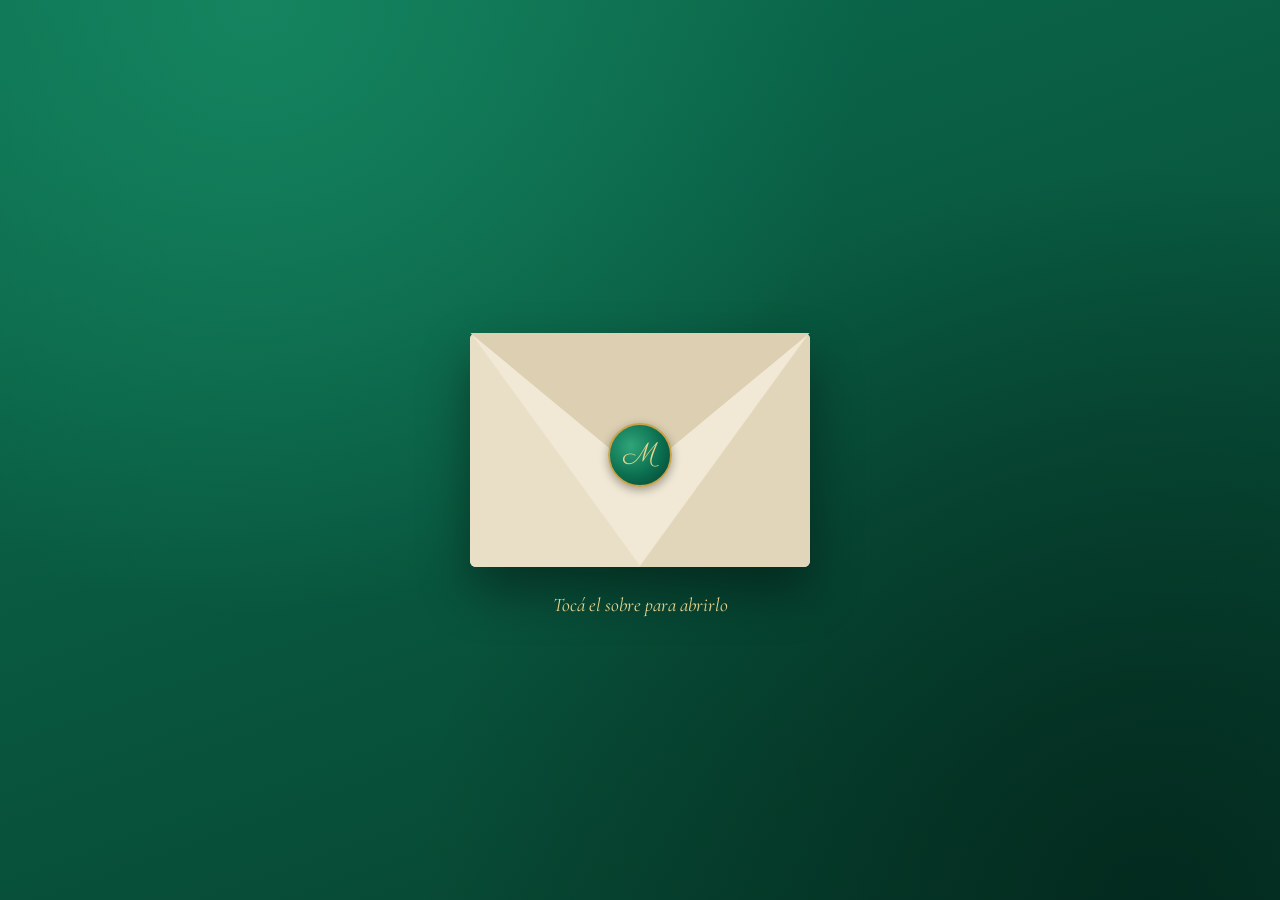
<file: index.html>
<!DOCTYPE html>
<html lang="es-AR">
  <head>
    <meta charset="utf-8">
    <meta name="viewport" content="width=device-width, initial-scale=1">
    <title>Egreso de Mateo · 1 de Diciembre</title>
    <meta
      name="description"
      content="Te invito a celebrar el egreso de Mateo David Rodríguez Zamora · Martes 1 de diciembre · 19 hs · EPET N° 20, Neuquén">
    <meta
      property="og:title"
      content="Egreso de Mateo David Rodríguez Zamora">
    <meta
      property="og:description"
      content="Martes 1 de diciembre de 2026 · 19:00 hs · EPET N° 20, Neuquén">
    <meta
      property="og:image"
      content="https://lucassanjua.github.io/TarjetaInvitacion/portada-whatsapp.jpg?v=tarjeta">
    <meta property="og:image:type" content="image/jpeg">
    <meta property="og:image:width" content="1200">
    <meta property="og:image:height" content="630">
    <meta
      property="og:image:alt"
      content="Tarjeta de invitación con un sobre crema y un sello verde esmeralda con la inicial M">
    <meta name="theme-color" content="#0b4a37">
    <link rel="icon" type="image/png" sizes="64x64" href="favicon-sobre.png">
    <link rel="preconnect" href="https://fonts.googleapis.com">
    <link rel="preconnect" href="https://fonts.gstatic.com" crossorigin>
    <link
      href="https://fonts.googleapis.com/css2?family=Cormorant+Garamond:ital,wght@0,400;0,600;1,400&amp;family=Parisienne&amp;family=Lato:wght@300;400&amp;display=swap"
      rel="stylesheet">
    <link rel="stylesheet" href="assets/css/invitacion.css">
    <script src="assets/js/invitacion.js" defer></script>
  </head>
  <body>
    <div class="stage" id="stage" hidden>
      <button
        class="env"
        id="opener"
        type="button"
        aria-label="Abrir invitación"
        aria-controls="card"
      >
        <span class="flap" aria-hidden="true"></span>
        <span class="pocket" aria-hidden="true"></span>
        <span class="seal" aria-hidden="true">M</span>
        <span class="hint" aria-hidden="true">Tocá el sobre para abrirlo</span>
      </button>
    </div>

    <main class="card" id="card" tabindex="-1" aria-labelledby="title">
      <div class="paper">
        <div class="edge" aria-hidden="true"></div>
        <p class="over">Promoción 2026</p>
        <p class="script">Con alegría<br>te invito a mi</p>
        <h1 id="title">EGRESO</h1>
        <p class="name">Mateo David<br>Rodríguez Zamora</p>
        <div class="line" aria-hidden="true"></div>
        <p class="date">
          <time id="event-date" datetime="2026-12-01T19:00:00-03:00"
            >Martes<strong>1 de diciembre</strong>2026 · 19:00 hs</time
          >
        </p>
        <div class="line" aria-hidden="true"></div>
        <div
          class="count"
          id="countdown"
          role="timer"
          aria-label="Cuenta regresiva"
          hidden
        >
          <div><b id="d">0</b><span>días</span></div>
          <div><b id="h">0</b><span>horas</span></div>
          <div><b id="m">0</b><span>minutos</span></div>
          <div><b id="s">0</b><span>segundos</span></div>
        </div>
        <div class="place">
          <p class="place-name">EPET N° 20</p>
          <p class="place-sub">“Poeta Marcelo Berbel” · Neuquén</p>
          <a
            class="map-btn"
            target="_blank"
            rel="noopener"
            href="https://www.google.com/maps/search/?api=1&amp;query=EPET+20+Poeta+Marcelo+Berbel+Neuqu%C3%A9n"
          >
            <svg viewBox="0 0 24 24" aria-hidden="true">
              <path
                d="M12 21s-7-6.2-7-11.5A7 7 0 0 1 19 9.5C19 14.8 12 21 12 21z"
              />
              <circle cx="12" cy="9.5" r="2.5" />
            </svg>
            Cómo llegar
          </a>
        </div>
        <p class="info"><em>Tu presencia es mi mejor regalo</em></p>
      </div>
    </main>
  </body>
</html>
</file>
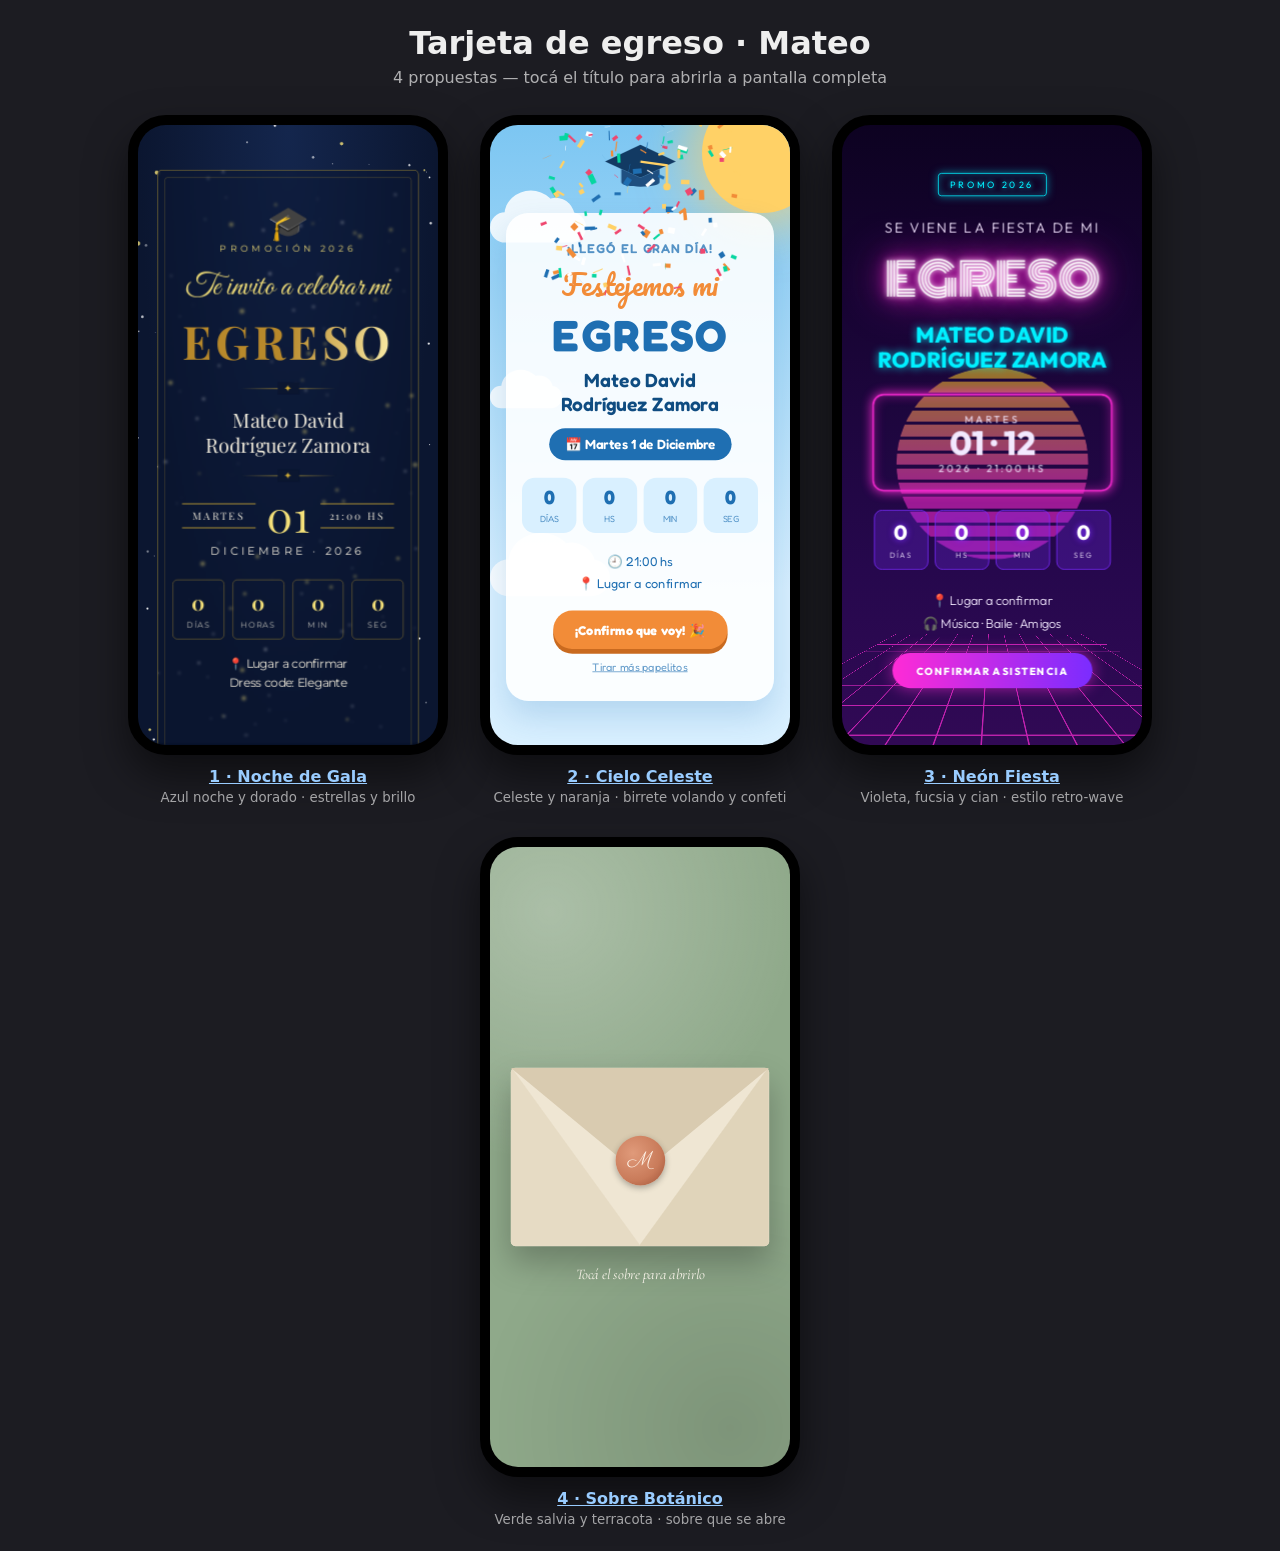
<file: propuestas/index.html>
<!doctype html>
<html lang="es">
<head>
<meta charset="utf-8">
<meta name="viewport" content="width=device-width, initial-scale=1">
<title>Propuestas de tarjeta</title>
<style>
  body{margin:0;font-family:system-ui,sans-serif;background:#1c1c22;color:#eee;padding:24px 16px}
  h1{text-align:center;font-weight:600;margin:0 0 6px}
  p.sub{text-align:center;opacity:.7;margin:0 0 28px}
  .wrap{display:flex;flex-wrap:wrap;gap:32px;justify-content:center}
  figure{margin:0;text-align:center}
  .phone{width:300px;height:620px;border:10px solid #000;border-radius:38px;overflow:hidden;box-shadow:0 20px 40px rgba(0,0,0,.5);background:#000}
  iframe{width:375px;height:775px;border:0;transform:scale(.8);transform-origin:0 0}
  figcaption{margin-top:12px;font-weight:600}
  figcaption small{display:block;font-weight:400;opacity:.65;margin-top:4px}
  a{color:#9cf}
</style>
</head>
<body>
<h1>Tarjeta de egreso · Mateo</h1>
<p class="sub">4 propuestas — tocá el título para abrirla a pantalla completa</p>
<div class="wrap">
  <figure><div class="phone"><iframe src="1-gala.html"></iframe></div>
    <figcaption><a href="1-gala.html">1 · Noche de Gala</a><small>Azul noche y dorado · estrellas y brillo</small></figcaption></figure>
  <figure><div class="phone"><iframe src="2-celeste.html"></iframe></div>
    <figcaption><a href="2-celeste.html">2 · Cielo Celeste</a><small>Celeste y naranja · birrete volando y confeti</small></figcaption></figure>
  <figure><div class="phone"><iframe src="3-neon.html"></iframe></div>
    <figcaption><a href="3-neon.html">3 · Neón Fiesta</a><small>Violeta, fucsia y cian · estilo retro-wave</small></figcaption></figure>
  <figure><div class="phone"><iframe src="4-sobre.html"></iframe></div>
    <figcaption><a href="4-sobre.html">4 · Sobre Botánico</a><small>Verde salvia y terracota · sobre que se abre</small></figcaption></figure>
</div>
</body>
</html>
</file>
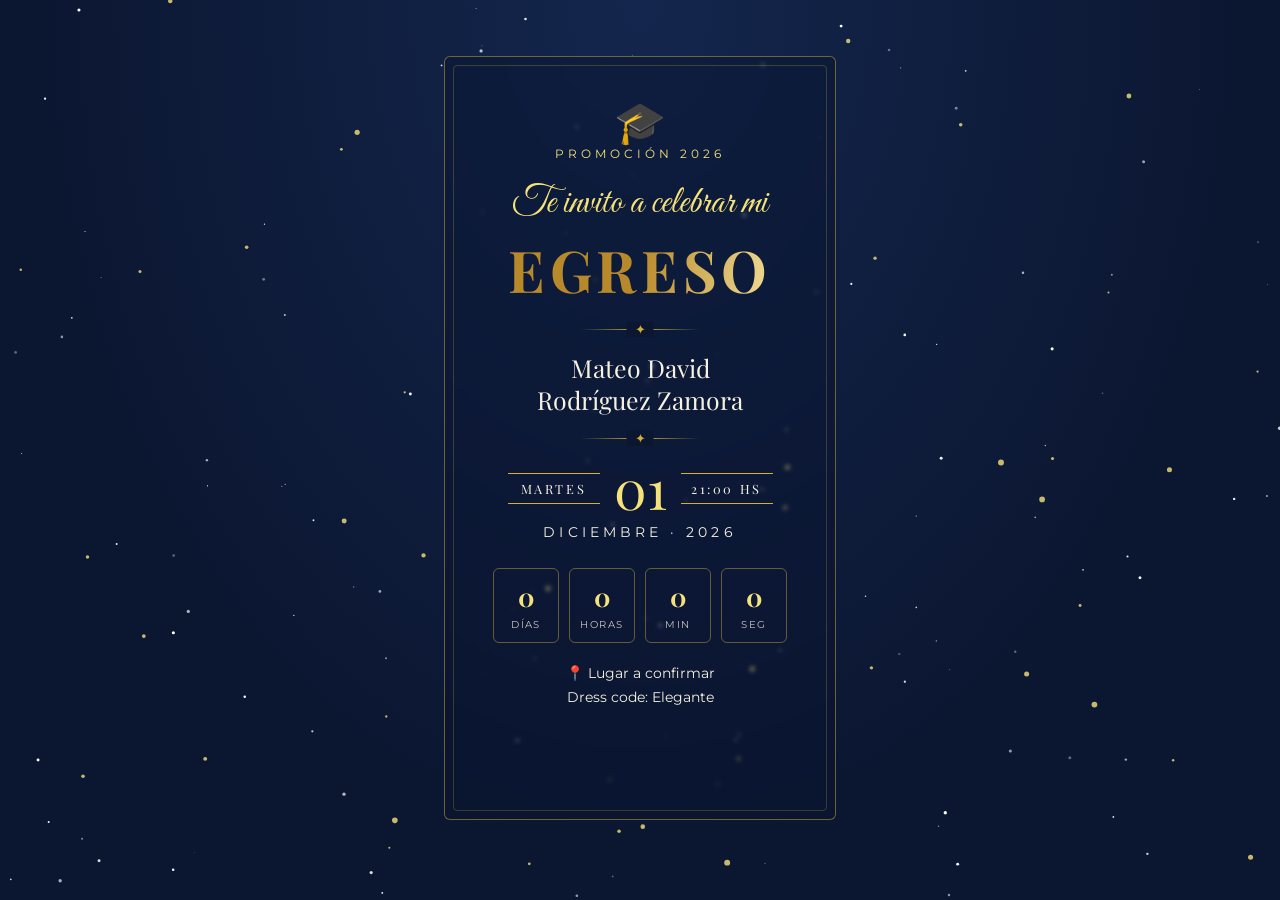
<file: propuestas/1-gala.html>
<!doctype html>
<html lang="es">
<head>
<meta charset="utf-8">
<meta name="viewport" content="width=device-width, initial-scale=1">
<title>Egreso Mateo · Noche de Gala</title>
<link rel="preconnect" href="https://fonts.googleapis.com">
<link href="https://fonts.googleapis.com/css2?family=Great+Vibes&family=Playfair+Display:wght@400;700&family=Montserrat:wght@300;500&display=swap" rel="stylesheet">
<style>
  :root{ --navy:#0b1630; --navy2:#14264d; --gold:#d4af37; --gold2:#f6e27a; --cream:#f7f1e1; }
  *{box-sizing:border-box;margin:0;padding:0}
  html,body{height:100%}
  body{background:radial-gradient(ellipse at top,var(--navy2),var(--navy) 70%);color:var(--cream);font-family:Montserrat,sans-serif;overflow-x:hidden;min-height:100vh}
  canvas{position:fixed;inset:0;width:100%;height:100%;pointer-events:none}
  .card{position:relative;z-index:1;max-width:440px;margin:0 auto;padding:56px 24px 64px;text-align:center}
  .frame{border:1px solid rgba(212,175,55,.5);border-radius:6px;padding:40px 18px;position:relative;background:rgba(11,22,48,.45);backdrop-filter:blur(2px)}
  .frame::before{content:"";position:absolute;inset:8px;border:1px solid rgba(212,175,55,.25);border-radius:4px;pointer-events:none}
  .reveal{opacity:0;transform:translateY(18px);animation:up 1s ease forwards}
  @keyframes up{to{opacity:1;transform:none}}
  .small{letter-spacing:.35em;font-size:.72rem;text-transform:uppercase;color:var(--gold2)}
  .script{font-family:'Great Vibes',cursive;font-size:2.4rem;color:var(--gold2);margin-top:18px}
  h1{font-family:'Playfair Display',serif;font-size:3.6rem;letter-spacing:.08em;margin:4px 0 6px;
     background:linear-gradient(100deg,#b8892b 20%,#fff3b0 40%,#d4af37 60%,#b8892b 80%);background-size:250% auto;
     -webkit-background-clip:text;background-clip:text;color:transparent;animation:up 1s ease forwards,shine 4s linear infinite}
  @keyframes shine{to{background-position:-250% center}}
  .name{font-family:'Playfair Display',serif;font-size:1.55rem;line-height:1.3;margin:20px 0 8px}
  .divider{width:120px;height:1px;margin:22px auto;background:linear-gradient(90deg,transparent,var(--gold),transparent);position:relative}
  .divider::after{content:"✦";position:absolute;left:50%;top:50%;transform:translate(-50%,-55%);color:var(--gold);background:var(--navy);padding:0 8px;font-size:.8rem}
  .date{display:flex;justify-content:center;align-items:center;gap:14px;font-family:'Playfair Display',serif}
  .date .side{border-top:1px solid var(--gold);border-bottom:1px solid var(--gold);padding:6px 10px;font-size:.8rem;letter-spacing:.2em;text-transform:uppercase;min-width:92px}
  .date .day{font-size:3.4rem;color:var(--gold2);line-height:1}
  .month{margin-top:8px;letter-spacing:.3em;text-transform:uppercase;font-size:.85rem}
  .count{display:flex;justify-content:center;gap:10px;margin:28px 0 6px}
  .count div{width:66px;padding:10px 0;border:1px solid rgba(212,175,55,.45);border-radius:6px}
  .count b{display:block;font-family:'Playfair Display',serif;font-size:1.6rem;color:var(--gold2)}
  .count span{font-size:.6rem;letter-spacing:.15em;text-transform:uppercase;opacity:.8}
  .info{font-size:.9rem;line-height:1.7;opacity:.9;margin-top:18px}
  .btn{display:inline-block;margin-top:26px;padding:14px 30px;border-radius:40px;text-decoration:none;color:var(--navy);font-weight:500;letter-spacing:.12em;text-transform:uppercase;font-size:.78rem;
       background:linear-gradient(135deg,#b8892b,#f6e27a,#d4af37);box-shadow:0 0 0 rgba(212,175,55,.6);animation:pulse 2.4s infinite}
  @keyframes pulse{0%{box-shadow:0 0 0 0 rgba(212,175,55,.55)}70%{box-shadow:0 0 0 16px rgba(212,175,55,0)}100%{box-shadow:0 0 0 0 rgba(212,175,55,0)}}
  .cap{font-size:2.6rem;display:inline-block;animation:float 3s ease-in-out infinite}
  @keyframes float{50%{transform:translateY(-8px) rotate(-6deg)}}
</style>
</head>
<body>
<canvas id="fx"></canvas>
<main class="card">
  <div class="frame">
    <div class="reveal" style="animation-delay:.1s"><span class="cap">🎓</span></div>
    <p class="small reveal" style="animation-delay:.3s">Promoción 2026</p>
    <p class="script reveal" style="animation-delay:.6s">Te invito a celebrar mi</p>
    <h1 class="reveal" style="animation-delay:.9s">EGRESO</h1>
    <div class="divider reveal" style="animation-delay:1.2s"></div>
    <p class="name reveal" style="animation-delay:1.4s">Mateo David<br>Rodríguez Zamora</p>
    <div class="divider reveal" style="animation-delay:1.6s"></div>
    <div class="reveal" style="animation-delay:1.8s">
      <div class="date"><div class="side">Martes</div><div class="day">01</div><div class="side">21:00 hs</div></div>
      <p class="month">Diciembre · 2026</p>
    </div>
    <div class="count reveal" style="animation-delay:2.1s">
      <div><b id="d">0</b><span>días</span></div><div><b id="h">0</b><span>horas</span></div>
      <div><b id="m">0</b><span>min</span></div><div><b id="s">0</b><span>seg</span></div>
    </div>
    <p class="info reveal" style="animation-delay:2.3s">📍 Lugar a confirmar<br>Dress code: Elegante</p>
    <a class="btn reveal" style="animation-delay:2.5s" href="#">Confirmar asistencia</a>
  </div>
</main>
<script>
  // Cuenta regresiva
  const target = new Date('2026-12-01T21:00:00');
  function tick(){ let t=Math.max(0,target-new Date());
    d.textContent=Math.floor(t/864e5); h.textContent=Math.floor(t/36e5)%24;
    m.textContent=Math.floor(t/6e4)%60; s.textContent=Math.floor(t/1e3)%60; }
  tick(); setInterval(tick,1000);

  // Estrellas titilando + destellos dorados cayendo
  const c=document.getElementById('fx'),x=c.getContext('2d'); let W,H,stars=[],dust=[];
  function size(){ W=c.width=innerWidth*devicePixelRatio; H=c.height=innerHeight*devicePixelRatio; }
  size(); addEventListener('resize',size);
  for(let i=0;i<120;i++) stars.push({x:Math.random(),y:Math.random(),r:Math.random()*1.4+.3,p:Math.random()*6});
  for(let i=0;i<45;i++) dust.push({x:Math.random(),y:Math.random(),v:Math.random()*.0015+.0005,r:Math.random()*2+1,w:Math.random()*6});
  (function loop(t){ x.clearRect(0,0,W,H); const k=devicePixelRatio;
    stars.forEach(s=>{ x.globalAlpha=.3+.7*Math.abs(Math.sin(t/900+s.p)); x.fillStyle='#fff';
      x.beginPath(); x.arc(s.x*W,s.y*H,s.r*k,0,7); x.fill(); });
    dust.forEach(p=>{ p.y+=p.v; if(p.y>1.02){p.y=-.02;p.x=Math.random()}
      x.globalAlpha=.8; x.fillStyle='#f6e27a';
      x.beginPath(); x.arc((p.x+Math.sin(t/1000+p.w)*.01)*W,p.y*H,p.r*k,0,7); x.fill(); });
    requestAnimationFrame(loop); })(0);
</script>
</body>
</html>
</file>
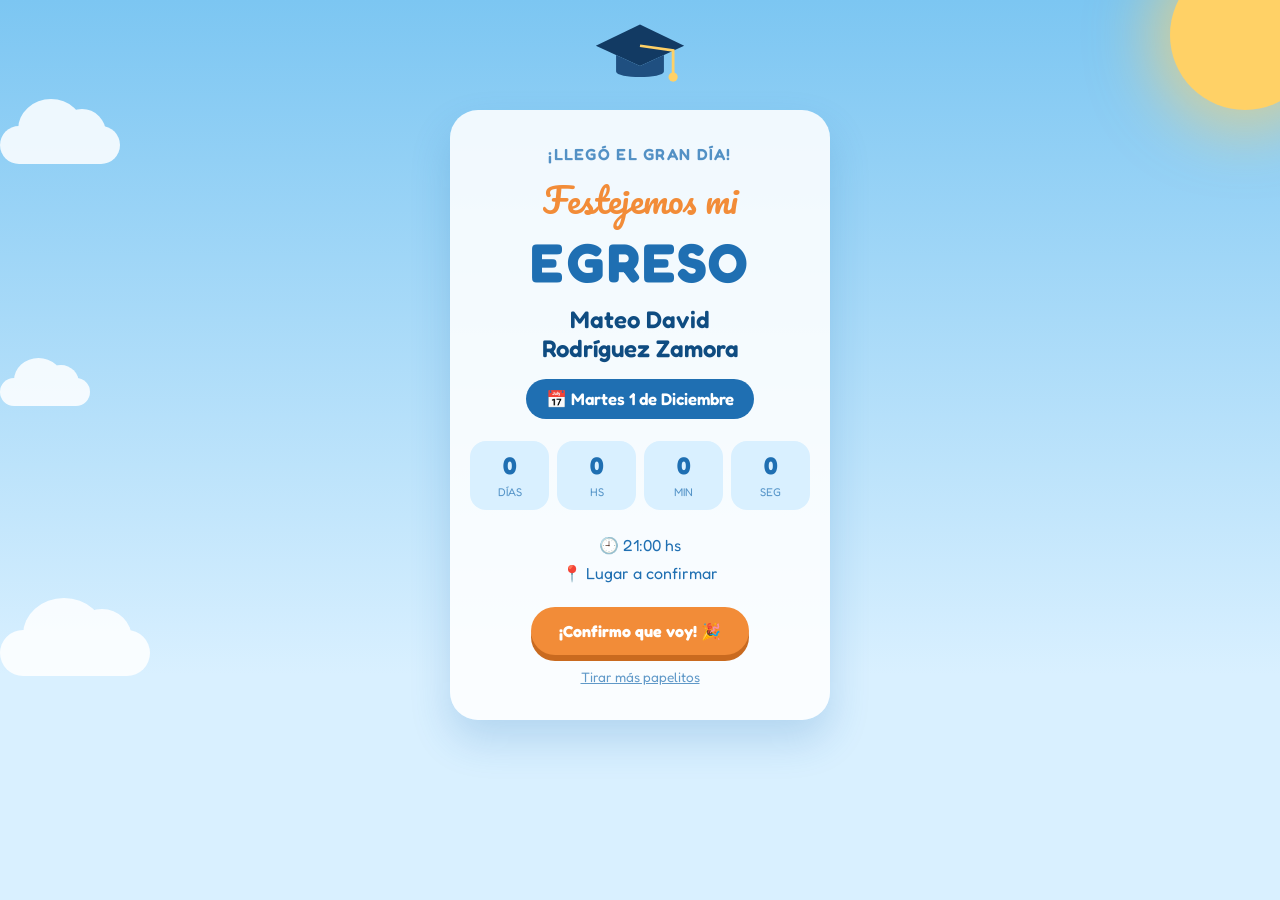
<file: propuestas/2-celeste.html>
<!doctype html>
<html lang="es">
<head>
<meta charset="utf-8">
<meta name="viewport" content="width=device-width, initial-scale=1">
<title>Egreso Mateo · Cielo Celeste</title>
<link rel="preconnect" href="https://fonts.googleapis.com">
<link href="https://fonts.googleapis.com/css2?family=Fredoka:wght@400;600;700&family=Pacifico&display=swap" rel="stylesheet">
<style>
  :root{ --sky1:#7cc6f2; --sky2:#d9f0ff; --blue:#1f6fb2; --sun:#ffd166; --white:#fff; }
  *{box-sizing:border-box;margin:0;padding:0}
  body{min-height:100vh;font-family:Fredoka,sans-serif;color:var(--blue);overflow-x:hidden;
       background:linear-gradient(180deg,var(--sky1),var(--sky2) 75%)}
  canvas{position:fixed;inset:0;width:100%;height:100%;pointer-events:none;z-index:3}
  .cloud{position:fixed;background:#fff;border-radius:100px;opacity:.85;z-index:0;animation:drift linear infinite}
  .cloud::before,.cloud::after{content:"";position:absolute;background:#fff;border-radius:50%}
  .cloud::before{width:55%;height:160%;left:15%;top:-70%}
  .cloud::after{width:40%;height:130%;right:12%;top:-45%}
  @keyframes drift{from{transform:translateX(-40vw)}to{transform:translateX(140vw)}}
  .sun{position:fixed;top:-40px;right:-40px;width:150px;height:150px;border-radius:50%;background:var(--sun);
       box-shadow:0 0 60px 20px rgba(255,209,102,.6);animation:spin 30s linear infinite;z-index:0}
  @keyframes spin{to{transform:rotate(360deg)}}
  .card{position:relative;z-index:2;max-width:420px;margin:0 auto;padding:110px 20px 50px;text-align:center}
  .capwrap{position:absolute;left:50%;top:20px;transform:translateX(-50%)}
  .cap{width:92px;animation:toss 2.2s cubic-bezier(.3,.7,.4,1) .2s both}
  @keyframes toss{0%{transform:translateY(260px) rotate(0) scale(.6);opacity:0}
                  55%{transform:translateY(-40px) rotate(380deg) scale(1.1);opacity:1}
                  100%{transform:translateY(0) rotate(360deg) scale(1)}}
  .box{background:rgba(255,255,255,.88);border-radius:28px;padding:34px 20px;box-shadow:0 20px 40px rgba(31,111,178,.2);
       animation:pop .8s cubic-bezier(.2,1.4,.4,1) 1s both}
  @keyframes pop{from{transform:scale(.7);opacity:0}to{transform:none;opacity:1}}
  .hey{font-size:1rem;font-weight:600;letter-spacing:.08em;text-transform:uppercase;opacity:.75}
  .script{font-family:Pacifico,cursive;font-size:2.1rem;color:#f28c38;margin:6px 0}
  h1{font-size:3.4rem;font-weight:700;line-height:1;letter-spacing:.04em}
  h1 span{display:inline-block;animation:bounce 1.6s ease-in-out infinite}
  @keyframes bounce{0%,100%{transform:translateY(0)}30%{transform:translateY(-10px)}}
  .name{font-size:1.5rem;font-weight:600;margin:16px 0;color:#0f4c81}
  .pill{display:inline-flex;gap:10px;align-items:center;background:var(--blue);color:#fff;border-radius:999px;padding:10px 20px;font-weight:600;font-size:1.05rem}
  .grid{display:grid;grid-template-columns:repeat(4,1fr);gap:8px;margin:22px 0}
  .grid div{background:var(--sky2);border-radius:16px;padding:10px 0}
  .grid b{display:block;font-size:1.5rem}
  .grid span{font-size:.7rem;text-transform:uppercase;opacity:.7}
  .info{line-height:1.7}
  .btn{display:inline-block;margin-top:20px;padding:14px 28px;border-radius:999px;background:#f28c38;color:#fff;text-decoration:none;font-weight:700;
       box-shadow:0 6px 0 #c96a1f;transition:transform .1s}
  .btn:active{transform:translateY(4px);box-shadow:0 2px 0 #c96a1f}
  .again{margin-top:14px;font-size:.85rem;opacity:.7;background:none;border:0;color:inherit;font-family:inherit;text-decoration:underline}
</style>
</head>
<body>
<div class="sun"></div>
<div class="cloud" style="top:14%;width:120px;height:38px;animation-duration:38s;animation-delay:-10s"></div>
<div class="cloud" style="top:42%;width:90px;height:28px;animation-duration:28s;animation-delay:-20s"></div>
<div class="cloud" style="top:70%;width:150px;height:46px;animation-duration:46s;animation-delay:-5s"></div>
<canvas id="fx"></canvas>
<main class="card">
  <div class="capwrap">
    <svg class="cap" viewBox="0 0 100 80"><polygon points="50,5 98,28 50,50 2,28" fill="#123a63"/>
      <path d="M24 38v18c0 8 52 8 52 0V38L50 50z" fill="#1f4f80"/>
      <path d="M50 28 L86 33 V58" stroke="#ffd166" stroke-width="3" fill="none"/><circle cx="86" cy="62" r="5" fill="#ffd166"/></svg>
  </div>
  <section class="box">
    <p class="hey">¡Llegó el gran día!</p>
    <p class="script">Festejemos mi</p>
    <h1 id="title">EGRESO</h1>
    <p class="name">Mateo David<br>Rodríguez Zamora</p>
    <p class="pill">📅 Martes 1 de Diciembre</p>
    <div class="grid">
      <div><b id="d">0</b><span>días</span></div><div><b id="h">0</b><span>hs</span></div>
      <div><b id="m">0</b><span>min</span></div><div><b id="s">0</b><span>seg</span></div>
    </div>
    <p class="info">🕘 21:00 hs<br>📍 Lugar a confirmar</p>
    <a class="btn" href="#">¡Confirmo que voy! 🎉</a><br>
    <button class="again" onclick="burst()">Tirar más papelitos</button>
  </section>
</main>
<script>
  // Letras que rebotan en cascada
  title.innerHTML=[...title.textContent].map((l,i)=>`<span style="animation-delay:${i*.12}s">${l}</span>`).join('');
  const target=new Date('2026-12-01T21:00:00');
  function tick(){let t=Math.max(0,target-new Date());d.textContent=Math.floor(t/864e5);h.textContent=Math.floor(t/36e5)%24;m.textContent=Math.floor(t/6e4)%60;s.textContent=Math.floor(t/1e3)%60}
  tick();setInterval(tick,1000);

  // Confeti
  const c=fx,x=c.getContext('2d');let W,H,P=[];const cols=['#f28c38','#ffd166','#1f6fb2','#ef476f','#06d6a0','#fff'];
  function size(){W=c.width=innerWidth;H=c.height=innerHeight}size();addEventListener('resize',size);
  function burst(){for(let i=0;i<160;i++)P.push({x:W/2,y:H*.3,vx:(Math.random()-.5)*14,vy:Math.random()*-14-4,r:Math.random()*360,vr:(Math.random()-.5)*12,
    w:Math.random()*8+5,h:Math.random()*5+3,c:cols[i%cols.length],life:0})}
  (function loop(){x.clearRect(0,0,W,H);P=P.filter(p=>p.y<H+20);
    P.forEach(p=>{p.vy+=.28;p.vx*=.99;p.x+=p.vx;p.y+=p.vy;p.r+=p.vr;x.save();x.translate(p.x,p.y);x.rotate(p.r*Math.PI/180);
      x.fillStyle=p.c;x.fillRect(-p.w/2,-p.h/2,p.w,p.h*Math.abs(Math.cos(p.r/20)));x.restore()});
    requestAnimationFrame(loop)})();
  setTimeout(burst,1500);
</script>
</body>
</html>
</file>
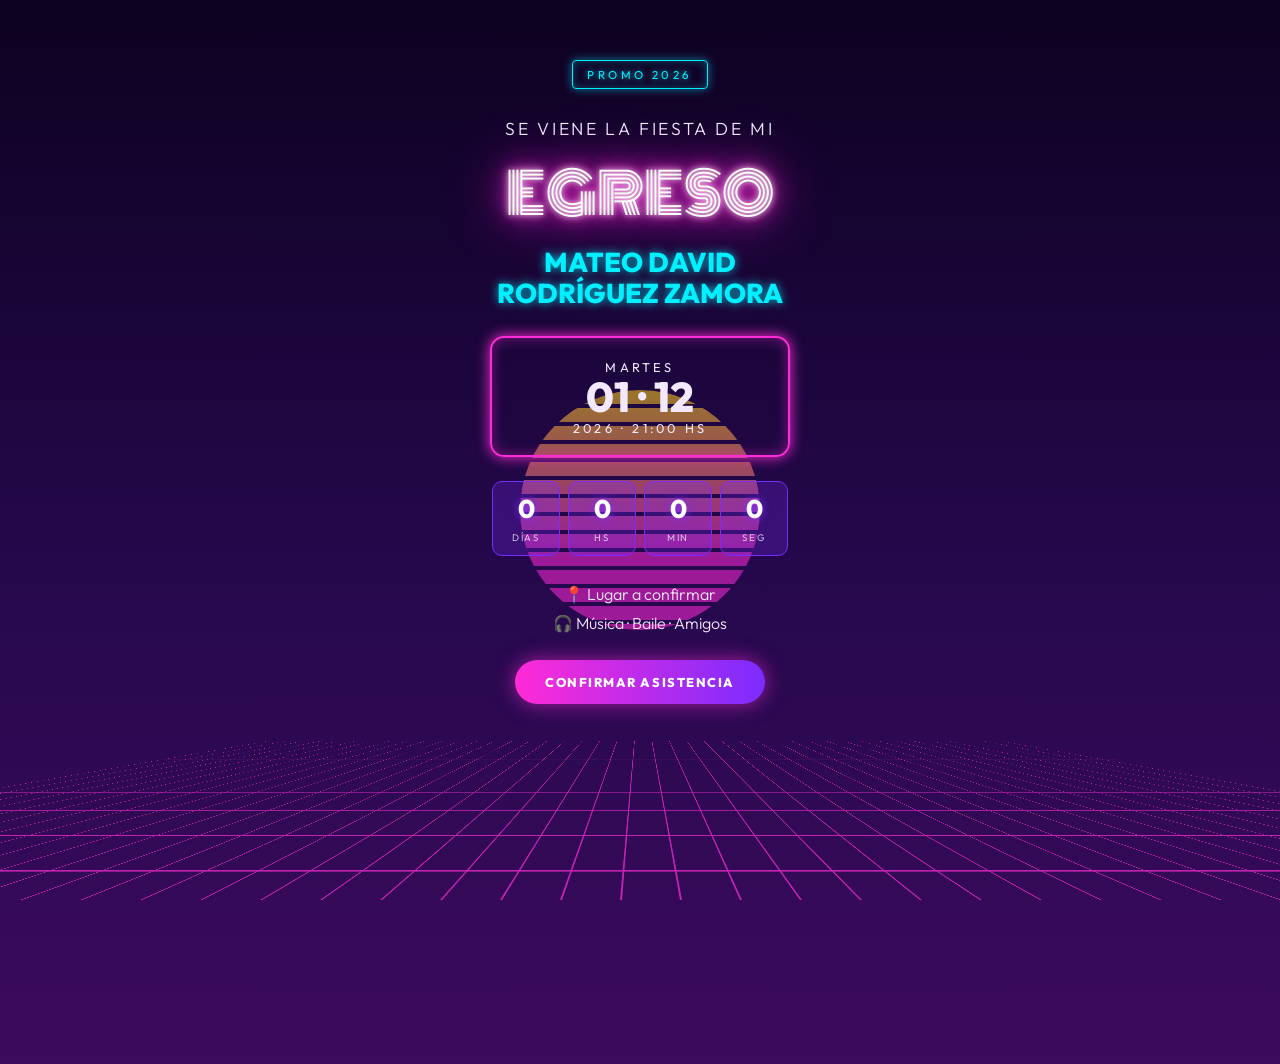
<file: propuestas/3-neon.html>
<!doctype html>
<html lang="es">
<head>
<meta charset="utf-8">
<meta name="viewport" content="width=device-width, initial-scale=1">
<title>Egreso Mateo · Neón Fiesta</title>
<link rel="preconnect" href="https://fonts.googleapis.com">
<link href="https://fonts.googleapis.com/css2?family=Monoton&family=Outfit:wght@300;500;800&display=swap" rel="stylesheet">
<style>
  :root{ --bg:#0d0221; --pink:#ff2bd6; --cyan:#00f0ff; --violet:#7b2cff; --text:#f3e9ff; }
  *{box-sizing:border-box;margin:0;padding:0}
  body{min-height:100vh;background:linear-gradient(180deg,#0d0221 0%,#26084d 55%,#3d0b5e 100%);color:var(--text);font-family:Outfit,sans-serif;overflow-x:hidden}
  /* Sol synthwave */
  .sun{position:fixed;left:50%;bottom:30vh;width:240px;height:240px;transform:translateX(-50%);border-radius:50%;z-index:0;
       background:linear-gradient(180deg,#ffd319,#ff2bd6 70%);filter:drop-shadow(0 0 40px #ff2bd6);
       -webkit-mask:repeating-linear-gradient(180deg,#000 0 14px,transparent 14px 18px);mask:repeating-linear-gradient(180deg,#000 0 14px,transparent 14px 18px);opacity:.55}
  /* Piso cuadriculado en movimiento */
  .floor{position:fixed;left:-50%;right:-50%;bottom:0;height:32vh;z-index:0;perspective:220px;overflow:hidden}
  .floor::before{content:"";position:absolute;inset:-100% 0 0 0;transform:rotateX(70deg);transform-origin:bottom;
       background-image:linear-gradient(var(--pink) 2px,transparent 2px),linear-gradient(90deg,var(--pink) 2px,transparent 2px);
       background-size:60px 60px;animation:run 1.2s linear infinite;opacity:.7}
  @keyframes run{to{background-position:0 60px}}
  .card{position:relative;z-index:1;max-width:420px;margin:0 auto;padding:60px 22px 40vh;text-align:center}
  .tag{display:inline-block;border:1px solid var(--cyan);color:var(--cyan);padding:6px 14px;border-radius:4px;letter-spacing:.3em;font-size:.72rem;
       text-shadow:0 0 6px var(--cyan);box-shadow:0 0 10px rgba(0,240,255,.5),inset 0 0 10px rgba(0,240,255,.3)}
  .lead{margin-top:28px;font-weight:300;font-size:1.1rem;letter-spacing:.15em;text-transform:uppercase}
  h1{font-family:Monoton,cursive;font-weight:400;font-size:3.5rem;margin:10px 0;color:#fff;
     text-shadow:0 0 6px #fff,0 0 14px var(--pink),0 0 30px var(--pink),0 0 60px var(--pink);animation:flicker 4s infinite}
  @keyframes flicker{0%,18%,22%,62%,64%,100%{opacity:1}20%,63%{opacity:.35}}
  .name{font-weight:800;font-size:1.7rem;line-height:1.15;color:var(--cyan);text-shadow:0 0 10px rgba(0,240,255,.8)}
  .date{margin:26px auto 0;padding:18px;border:2px solid var(--pink);border-radius:14px;max-width:300px;
        box-shadow:0 0 14px var(--pink),inset 0 0 14px rgba(255,43,214,.4);animation:breathe 2.5s ease-in-out infinite}
  @keyframes breathe{50%{box-shadow:0 0 28px var(--pink),inset 0 0 22px rgba(255,43,214,.6)}}
  .date b{display:block;font-size:2.6rem;font-weight:800;line-height:1}
  .date span{letter-spacing:.25em;text-transform:uppercase;font-size:.8rem}
  .count{display:flex;justify-content:center;gap:8px;margin:24px 0}
  .count div{min-width:68px;padding:10px 4px;background:rgba(123,44,255,.25);border:1px solid var(--violet);border-radius:10px}
  .count b{display:block;font-size:1.6rem;font-weight:800;color:#fff;text-shadow:0 0 8px var(--violet)}
  .count span{font-size:.6rem;letter-spacing:.2em;text-transform:uppercase;opacity:.8}
  .info{line-height:1.8;font-weight:300}
  .btn{display:inline-block;margin-top:22px;padding:14px 30px;border-radius:999px;text-decoration:none;color:#fff;font-weight:800;letter-spacing:.12em;text-transform:uppercase;font-size:.8rem;
       background:linear-gradient(90deg,var(--pink),var(--violet),var(--cyan));background-size:200%;animation:slide 3s linear infinite;box-shadow:0 0 20px rgba(255,43,214,.6)}
  @keyframes slide{to{background-position:200%}}
  .in{opacity:0;animation:zoom .7s ease forwards}
  @keyframes zoom{from{opacity:0;transform:scale(1.4);filter:blur(6px)}to{opacity:1;transform:none;filter:none}}
</style>
</head>
<body>
<div class="sun"></div>
<div class="floor"></div>
<main class="card">
  <span class="tag in" style="animation-delay:.1s">PROMO 2026</span>
  <p class="lead in" style="animation-delay:.4s">Se viene la fiesta de mi</p>
  <h1 class="in" style="animation-delay:.7s">EGRESO</h1>
  <p class="name in" style="animation-delay:1s">MATEO DAVID<br>RODRÍGUEZ ZAMORA</p>
  <div class="date in" style="animation-delay:1.3s"><span>Martes</span><b>01 · 12</b><span>2026 · 21:00 hs</span></div>
  <div class="count in" style="animation-delay:1.6s">
    <div><b id="d">0</b><span>días</span></div><div><b id="h">0</b><span>hs</span></div>
    <div><b id="m">0</b><span>min</span></div><div><b id="s">0</b><span>seg</span></div>
  </div>
  <p class="info in" style="animation-delay:1.8s">📍 Lugar a confirmar<br>🎧 Música · Baile · Amigos</p>
  <a class="btn in" style="animation-delay:2s" href="#">Confirmar asistencia</a>
</main>
<script>
  const target=new Date('2026-12-01T21:00:00');
  function tick(){let t=Math.max(0,target-new Date());d.textContent=Math.floor(t/864e5);h.textContent=Math.floor(t/36e5)%24;m.textContent=Math.floor(t/6e4)%60;s.textContent=Math.floor(t/1e3)%60}
  tick();setInterval(tick,1000);
</script>
</body>
</html>
</file>
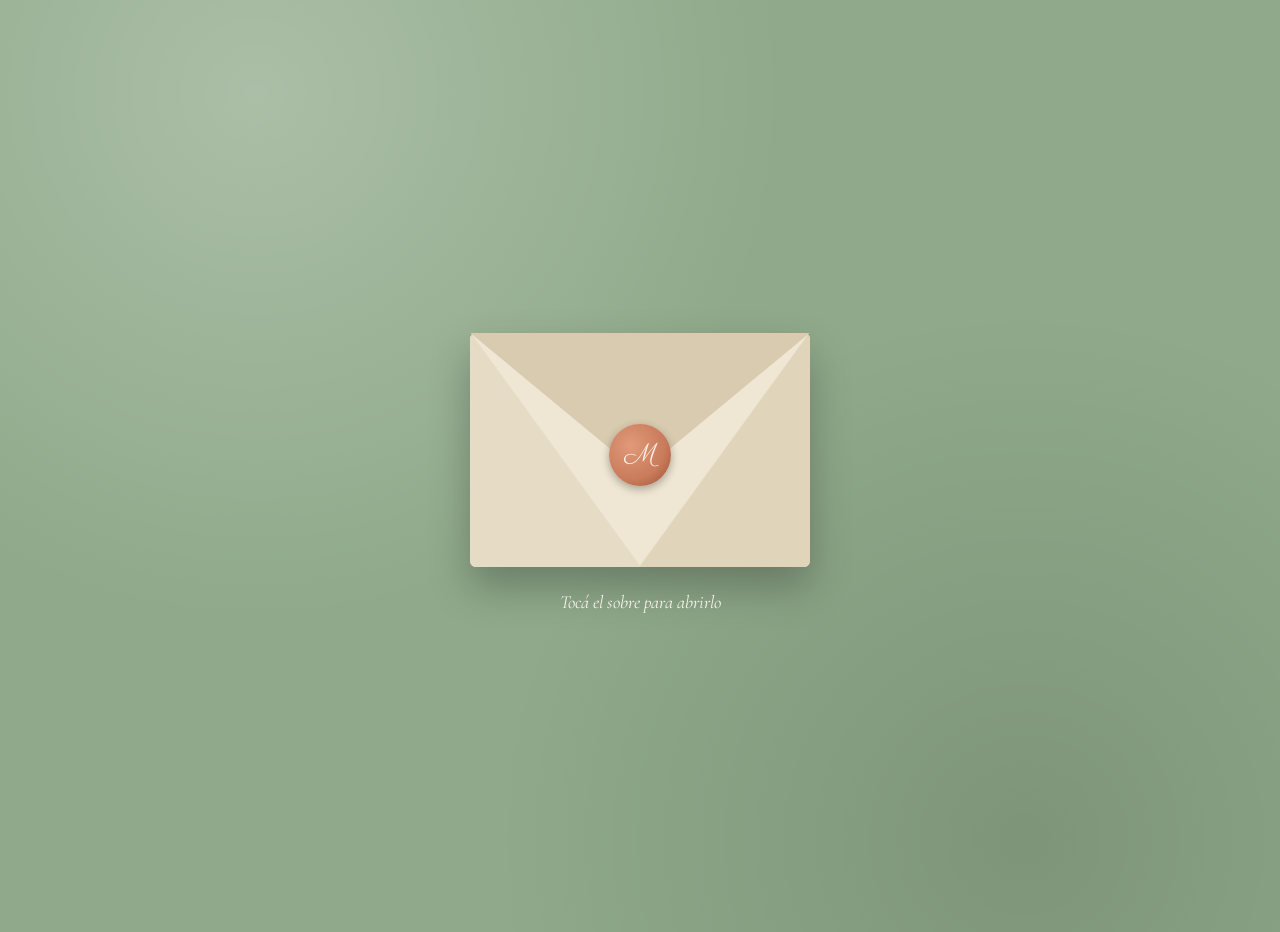
<file: propuestas/4-sobre.html>
<!doctype html>
<html lang="es">
<head>
<meta charset="utf-8">
<meta name="viewport" content="width=device-width, initial-scale=1">
<title>Egreso Mateo · Sobre Botánico</title>
<link rel="preconnect" href="https://fonts.googleapis.com">
<link href="https://fonts.googleapis.com/css2?family=Cormorant+Garamond:ital,wght@0,400;0,600;1,400&family=Parisienne&family=Lato:wght@300;400&display=swap" rel="stylesheet">
<style>
  :root{ --sage:#8fa98a; --sage-d:#4f6b4c; --cream:#f8f3e9; --terra:#c97b5a; --ink:#3b3a33; }
  *{box-sizing:border-box;margin:0;padding:0}
  body{min-height:100vh;background:var(--sage);font-family:Lato,sans-serif;color:var(--ink);overflow-x:hidden;
       background-image:radial-gradient(circle at 20% 10%,rgba(255,255,255,.25),transparent 40%),radial-gradient(circle at 80% 90%,rgba(0,0,0,.12),transparent 40%)}
  .leaf{position:fixed;top:-40px;font-size:22px;z-index:0;animation:fall linear infinite;opacity:.8}
  @keyframes fall{to{transform:translate(60px,110vh) rotate(540deg)}}

  /* ---- Sobre ---- */
  .stage{position:fixed;inset:0;display:grid;place-items:center;z-index:5;transition:opacity .8s .9s}
  .stage.open{opacity:0;pointer-events:none}
  .env{position:relative;width:min(86vw,340px);aspect-ratio:1.45;background:#efe6d3;border-radius:6px;box-shadow:0 20px 40px rgba(0,0,0,.25);cursor:pointer;animation:wiggle 2.5s ease-in-out infinite}
  .stage.open .env{animation:none}
  @keyframes wiggle{0%,80%,100%{transform:rotate(0)}85%{transform:rotate(-3deg)}90%{transform:rotate(3deg)}95%{transform:rotate(-2deg)}}
  .env .pocket{position:absolute;inset:0;border-radius:6px;z-index:3;
      background:linear-gradient(to top right,#e6dbc4 50%,transparent 50.5%) left/50% 100% no-repeat,linear-gradient(to top left,#e0d4ba 50%,transparent 50.5%) right/50% 100% no-repeat}
  .env .flap{position:absolute;left:0;right:0;top:0;height:60%;z-index:4;transform-origin:top;transition:transform .8s ease;
      background:#d9cbb0;clip-path:polygon(0 0,100% 0,50% 100%)}
  .stage.open .flap{transform:rotateX(180deg);z-index:1}
  .seal{position:absolute;left:50%;top:52%;transform:translate(-50%,-50%);z-index:5;width:62px;height:62px;border-radius:50%;
      background:radial-gradient(circle at 35% 35%,#e09a7a,var(--terra) 60%,#9c5136);display:grid;place-items:center;color:#fff3e8;
      font-family:Parisienne,cursive;font-size:1.6rem;box-shadow:0 3px 8px rgba(0,0,0,.3);transition:opacity .3s}
  .stage.open .seal{opacity:0}
  .hint{position:absolute;bottom:-46px;left:0;right:0;text-align:center;color:var(--cream);font-family:'Cormorant Garamond',serif;font-style:italic;font-size:1.15rem;animation:blink 1.6s infinite}
  @keyframes blink{50%{opacity:.4}}

  /* ---- Tarjeta ---- */
  .card{position:relative;z-index:2;max-width:420px;margin:32px auto;padding:0 18px;opacity:0;transform:translateY(80px);transition:all 1s cubic-bezier(.2,.8,.2,1) 1s}
  .card.show{opacity:1;transform:none}
  .paper{background:var(--cream);border-radius:4px;padding:44px 22px;text-align:center;box-shadow:0 20px 50px rgba(0,0,0,.2);position:relative;overflow:hidden}
  .paper::before,.paper::after{content:"🌿";position:absolute;font-size:64px;opacity:.9}
  .paper::before{top:-14px;left:-10px;transform:rotate(-30deg)}
  .paper::after{bottom:-14px;right:-10px;transform:rotate(150deg)}
  .over{letter-spacing:.35em;font-size:.7rem;text-transform:uppercase;color:var(--sage-d)}
  .script{font-family:Parisienne,cursive;font-size:2.2rem;color:var(--terra);margin-top:14px}
  h1{font-family:'Cormorant Garamond',serif;font-weight:600;font-size:3.4rem;letter-spacing:.12em;color:var(--sage-d);line-height:1}
  .name{font-family:'Cormorant Garamond',serif;font-size:1.7rem;margin:20px 0;line-height:1.2}
  .line{height:1px;width:70%;margin:0 auto;background:var(--sage)}
  .date{font-family:'Cormorant Garamond',serif;font-size:1.25rem;margin:18px 0;line-height:1.5}
  .date b{font-size:2.6rem;color:var(--terra);display:block;line-height:1}
  .count{display:flex;justify-content:center;gap:14px;margin:18px 0;font-family:'Cormorant Garamond',serif}
  .count b{display:block;font-size:1.8rem;color:var(--sage-d)}
  .count span{font-family:Lato;font-size:.62rem;letter-spacing:.15em;text-transform:uppercase}
  .info{font-size:.92rem;line-height:1.7}
  .btn{display:inline-block;margin-top:22px;padding:13px 28px;border:1px solid var(--sage-d);color:var(--sage-d);text-decoration:none;letter-spacing:.2em;text-transform:uppercase;font-size:.72rem;transition:.3s}
  .btn:hover,.btn:active{background:var(--sage-d);color:var(--cream)}
</style>
</head>
<body>
<div class="stage" id="stage" onclick="openIt()">
  <div class="env">
    <div class="flap"></div><div class="pocket"></div><div class="seal">M</div>
    <p class="hint">Tocá el sobre para abrirlo</p>
  </div>
</div>

<main class="card" id="card">
  <div class="paper">
    <p class="over">Promoción 2026</p>
    <p class="script">Con alegría te invito a mi</p>
    <h1>EGRESO</h1>
    <p class="name">Mateo David<br>Rodríguez Zamora</p>
    <div class="line"></div>
    <p class="date">Martes<b>1 de Diciembre</b>2026 · 21:00 hs</p>
    <div class="line"></div>
    <div class="count">
      <div><b id="d">0</b><span>días</span></div><div><b id="h">0</b><span>horas</span></div>
      <div><b id="m">0</b><span>min</span></div><div><b id="s">0</b><span>seg</span></div>
    </div>
    <p class="info">📍 Lugar a confirmar<br>Tu presencia es mi mejor regalo</p>
    <a class="btn" href="#">Confirmar asistencia</a>
  </div>
</main>
<script>
  function openIt(){ stage.classList.add('open'); card.classList.add('show'); leaves(); }
  function leaves(){ const e=['🍃','🌿','🍂','🌸'];
    for(let i=0;i<14;i++){ const l=document.createElement('span'); l.className='leaf'; l.textContent=e[i%e.length];
      l.style.left=Math.random()*100+'vw'; l.style.animationDuration=(8+Math.random()*8)+'s'; l.style.animationDelay=(Math.random()*-12)+'s';
      document.body.appendChild(l); } }
  const target=new Date('2026-12-01T21:00:00');
  function tick(){let t=Math.max(0,target-new Date());d.textContent=Math.floor(t/864e5);h.textContent=Math.floor(t/36e5)%24;m.textContent=Math.floor(t/6e4)%60;s.textContent=Math.floor(t/1e3)%60}
  tick();setInterval(tick,1000);
</script>
</body>
</html>
</file>
<file: assets/css/invitacion.css>
:root {
  --emerald: #0b6e4f; /* verde esmeralda del traje */
  --emerald-d: #06402e;
  --emerald-l: #2e9e73;
  --gold: #c9a24a;
  --gold-ink: #86641e;
  --gold-l: #ecd58f;
  --cream: #fbf7ee;
  --ink: #23332c;
}
* {
  box-sizing: border-box;
  margin: 0;
  padding: 0;
}
body {
  min-height: 100vh;
  font-family: Lato, sans-serif;
  color: var(--ink);
  overflow-x: hidden;
  background:
    radial-gradient(circle at 20% 0%, #15845f 0%, transparent 45%),
    radial-gradient(circle at 90% 100%, #032a1e 0%, transparent 50%),
    linear-gradient(160deg, var(--emerald) 0%, var(--emerald-d) 100%);
  background-color: var(--emerald-d);
}
.leaf {
  position: fixed;
  top: -40px;
  font-size: 22px;
  z-index: 0;
  animation: fall linear infinite;
  opacity: 0.85;
  pointer-events: none;
}
@keyframes fall {
  to {
    transform: translate(60px, 110vh) rotate(540deg);
  }
}

/* ---- Sobre ---- */
.stage {
  position: fixed;
  inset: 0;
  display: grid;
  place-items: center;
  z-index: 5;
  transition: opacity 0.34s ease-in-out 0.48s;
}
.stage.open {
  opacity: 0;
  pointer-events: none;
}
.env {
  position: relative;
  width: min(86vw, 340px);
  aspect-ratio: 1.45;
  background: #f1e9d6;
  border-radius: 6px;
  box-shadow: 0 24px 50px rgba(0, 0, 0, 0.4);
  cursor: pointer;
  touch-action: manipulation;
  border: 0;
  animation: wiggle 2.5s ease-in-out 2;
}
.stage.open .env {
  animation: none;
}
@keyframes wiggle {
  0%,
  80%,
  100% {
    transform: rotate(0);
  }
  85% {
    transform: rotate(-3deg);
  }
  90% {
    transform: rotate(3deg);
  }
  95% {
    transform: rotate(-2deg);
  }
}
.env .pocket {
  position: absolute;
  inset: 0;
  border-radius: 6px;
  z-index: 3;
  background:
    linear-gradient(to top right, #e9dfc7 50%, transparent 50.5%) left/50% 100%
      no-repeat,
    linear-gradient(to top left, #e2d6ba 50%, transparent 50.5%) right/50% 100%
      no-repeat;
}
.env .flap {
  position: absolute;
  left: 0;
  right: 0;
  top: 0;
  height: 60%;
  z-index: 4;
  transform-origin: top;
  transition: transform 0.8s ease;
  background: #dccfb2;
  clip-path: polygon(0 0, 100% 0, 50% 100%);
}
.stage.open .flap {
  transform: rotateX(180deg);
  z-index: 1;
}
.seal {
  position: absolute;
  left: 50%;
  top: 52%;
  transform: translate(-50%, -50%);
  z-index: 5;
  width: 64px;
  height: 64px;
  border-radius: 50%;
  background: radial-gradient(
    circle at 35% 35%,
    #2fa57a,
    var(--emerald) 55%,
    var(--emerald-d)
  );
  border: 2px solid var(--gold);
  display: grid;
  place-items: center;
  color: var(--gold-l);
  font-family: Parisienne, cursive;
  font-size: 1.7rem;
  box-shadow: 0 3px 10px rgba(0, 0, 0, 0.35);
  transition: opacity 0.3s;
}
.stage.open .seal {
  opacity: 0;
}
.hint {
  position: absolute;
  bottom: -50px;
  left: 0;
  right: 0;
  text-align: center;
  color: var(--gold-l);
  font-family: "Cormorant Garamond", serif;
  font-style: italic;
  font-size: 1.2rem;
  animation: blink 1.6s 3;
}
@keyframes blink {
  50% {
    opacity: 0.45;
  }
}

/* ---- Tarjeta ---- */
.card {
  position: relative;
  z-index: 2;
  max-width: 420px;
  margin: 32px auto;
  padding: 0 18px;
}
.card.show {
  animation: card-in 0.5s cubic-bezier(0.22, 0.68, 0.24, 1) both;
}
@keyframes card-in {
  from {
    opacity: 0;
    transform: translateY(1.15rem);
  }
}
.paper {
  background: var(--cream);
  border-radius: 4px;
  padding: 48px 22px;
  text-align: center;
  box-shadow: 0 24px 60px rgba(0, 0, 0, 0.35);
  position: relative;
  overflow: hidden;
}
.paper .edge {
  position: absolute;
  inset: 10px;
  border: 1px solid var(--gold);
  border-radius: 2px;
  pointer-events: none;
  opacity: 0.7;
}
.paper::before,
.paper::after {
  content: "🌿";
  position: absolute;
  font-size: 64px;
}
.paper::before {
  top: -14px;
  left: -10px;
  transform: rotate(-30deg);
}
.paper::after {
  bottom: -14px;
  right: -10px;
  transform: rotate(150deg);
}
.over {
  letter-spacing: 0.35em;
  font-size: 0.7rem;
  text-transform: uppercase;
  color: var(--gold-ink);
}
.script {
  font-family: Parisienne, cursive;
  font-size: 2.2rem;
  color: var(--gold-ink);
  margin-top: 14px;
  line-height: 1.2;
}
h1 {
  font-family: "Cormorant Garamond", serif;
  font-weight: 600;
  font-size: 3.4rem;
  letter-spacing: 0.12em;
  color: var(--emerald);
  line-height: 1.1;
}
.name {
  font-family: "Cormorant Garamond", serif;
  font-size: 1.75rem;
  margin: 20px 0;
  line-height: 1.2;
  color: var(--emerald-d);
}
.line {
  height: 1px;
  width: 70%;
  margin: 0 auto;
  background: linear-gradient(90deg, transparent, var(--gold), transparent);
}
.date {
  font-family: "Cormorant Garamond", serif;
  font-size: 1.25rem;
  margin: 18px 0;
  line-height: 1.5;
}
.date strong {
  font-size: 2.6rem;
  color: var(--emerald);
  display: block;
  line-height: 1.1;
}
.count {
  display: flex;
  justify-content: center;
  gap: 14px;
  margin: 18px 0;
  font-family: "Cormorant Garamond", serif;
}
.count b {
  display: block;
  font-size: 1.9rem;
  color: var(--emerald);
}
.count span {
  font-family: Lato;
  font-size: 0.62rem;
  letter-spacing: 0.15em;
  text-transform: uppercase;
}
.info {
  font-size: 0.95rem;
  line-height: 1.7;
  margin-top: 22px;
}
.place {
  margin-top: 6px;
}
.place-name {
  font-family: "Cormorant Garamond", serif;
  font-weight: 600;
  font-size: 1.7rem;
  color: var(--emerald);
  letter-spacing: 0.06em;
}
.place-sub {
  font-size: 0.85rem;
  letter-spacing: 0.05em;
  opacity: 0.8;
}
.map-btn {
  position: relative;
  display: inline-flex;
  align-items: center;
  gap: 10px;
  margin-top: 18px;
  padding: 13px 26px;
  text-decoration: none;
  color: var(--emerald);
  border: 1px solid var(--emerald);
  background: transparent;
  font-family: Lato, sans-serif;
  font-weight: 400;
  font-size: 0.72rem;
  letter-spacing: 0.28em;
  text-transform: uppercase;
  overflow: hidden;
  transition:
    color 0.4s,
    background 0.4s;
}
/* segundo marco dorado, como el borde de la carta */
.map-btn::before {
  content: "";
  position: absolute;
  inset: 3px;
  border: 1px solid var(--gold);
  opacity: 0.7;
  pointer-events: none;
}
/* destello dorado que cruza el botón cada tanto */
.map-btn::after {
  content: "";
  position: absolute;
  top: 0;
  bottom: 0;
  left: -60%;
  width: 40%;
  pointer-events: none;
  background: linear-gradient(
    100deg,
    transparent,
    rgba(236, 213, 143, 0.55),
    transparent
  );
  transform: skewX(-20deg);
  animation: sheen 4.5s ease-in-out 3s infinite;
}
@keyframes sheen {
  0% {
    left: -60%;
  }
  35%,
  100% {
    left: 130%;
  }
}
.map-btn svg {
  width: 15px;
  height: 15px;
  flex: none;
  stroke: currentColor;
  fill: none;
  stroke-width: 1.4;
  animation: sway 3s ease-in-out infinite;
  transform-origin: 50% 100%;
}
@keyframes sway {
  0%,
  100% {
    transform: translateY(0);
  }
  50% {
    transform: translateY(-2px);
  }
}
.map-btn:hover,
.map-btn:active {
  background: var(--emerald);
  color: var(--cream);
}
.map-btn:active {
  transform: scale(0.97);
}
.info em {
  font-family: "Cormorant Garamond", serif;
  font-size: 1.15rem;
  color: var(--emerald-d);
}

/* aparición escalonada del contenido al abrir */

[hidden] {
  display: none !important;
}
body.waiting {
  overflow: hidden;
}
.env:focus-visible {
  outline: 3px solid var(--gold-l);
  outline-offset: 5px;
}
.card:focus-visible,
.map-btn:focus-visible {
  outline: 2px solid var(--emerald);
  outline-offset: 3px;
}
@media (max-width: 420px) {
  .card {
    margin: 16px auto;
    padding-inline: 12px;
  }
  .paper {
    padding-inline: clamp(12px, 4vw, 22px);
  }
  .paper::before,
  .paper::after {
    font-size: 44px;
  }
  h1 {
    font-size: clamp(2rem, 12vw, 3.4rem);
  }
  .date strong {
    font-size: clamp(1.7rem, 8.5vw, 2.6rem);
  }
  .count {
    gap: clamp(6px, 3vw, 14px);
  }
  .count span {
    letter-spacing: 0.05em;
  }
  .map-btn {
    max-width: 100%;
    min-height: 44px;
    letter-spacing: 0.14em;
  }
}
@media (prefers-reduced-motion: reduce) {
  *,
  *::before,
  *::after {
    animation: none !important;
    transition: none !important;
  }
  .leaf {
    display: none;
  }
}
</file>
